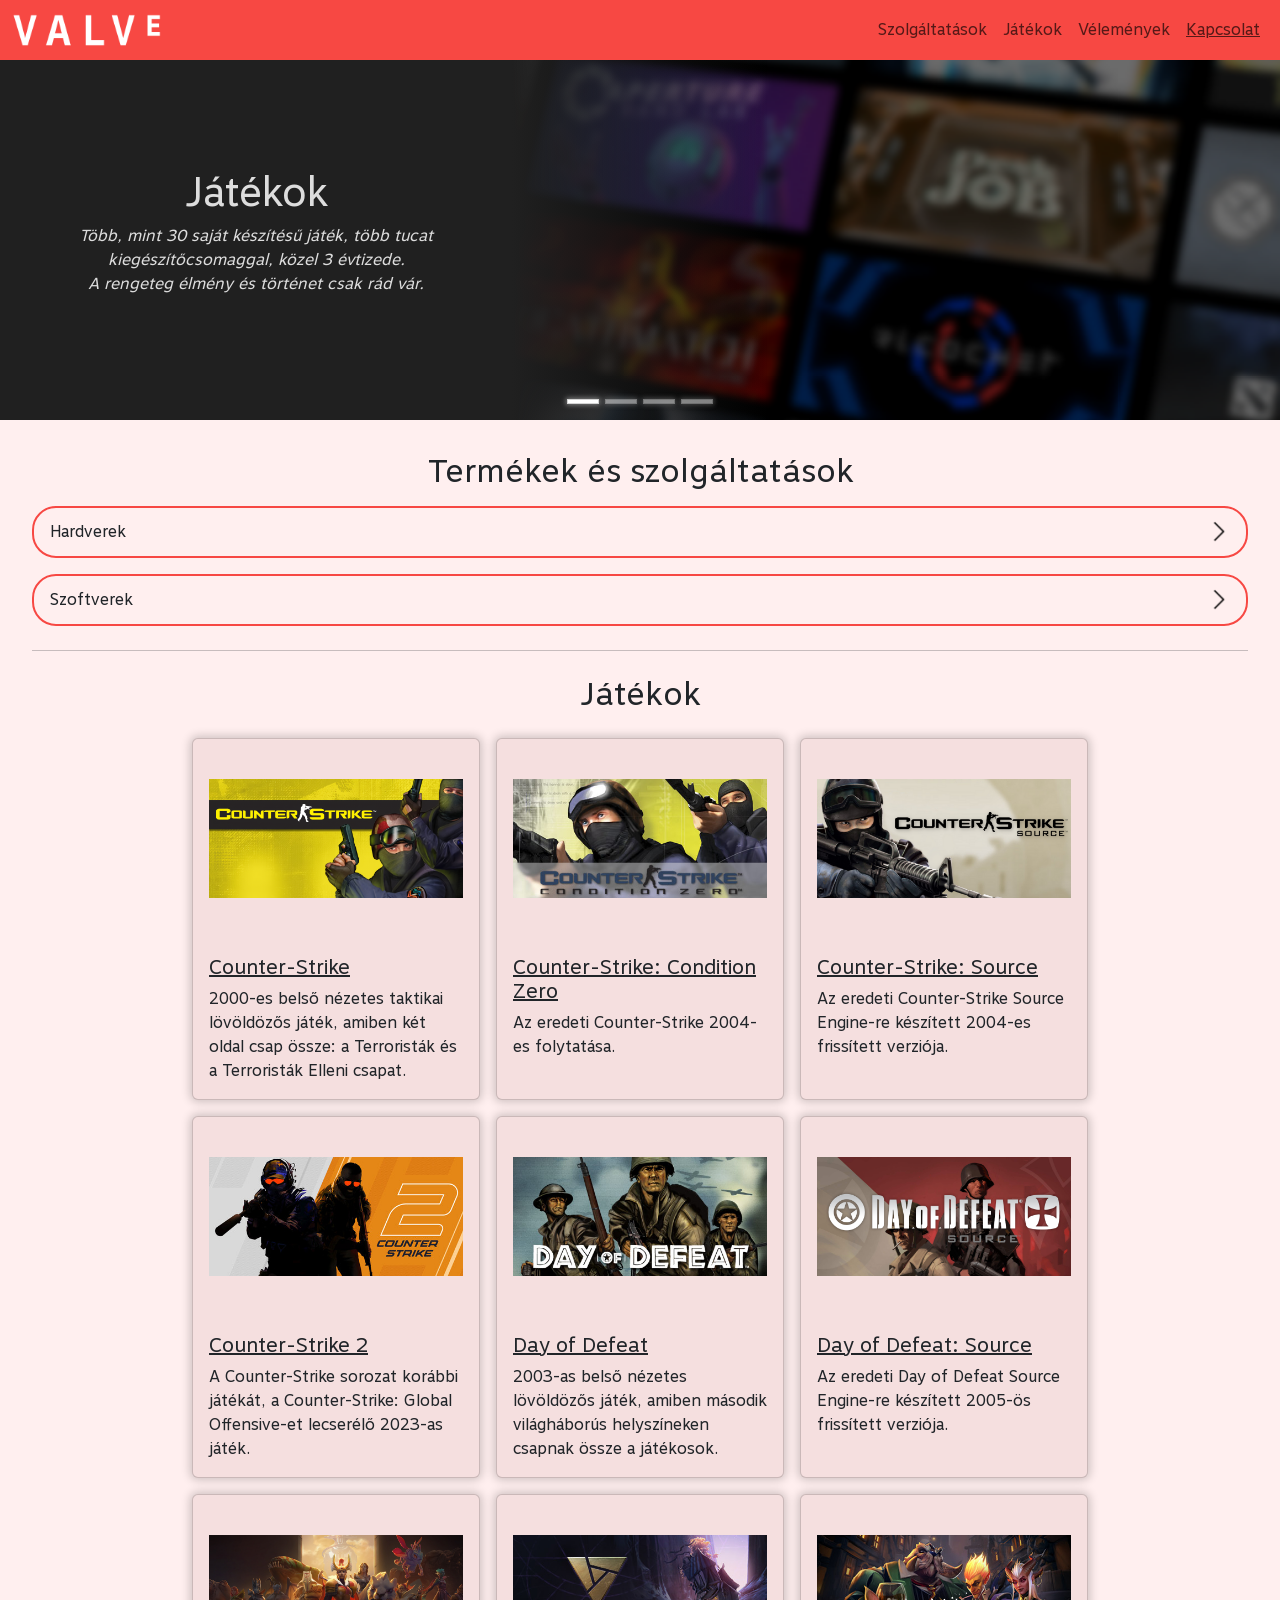
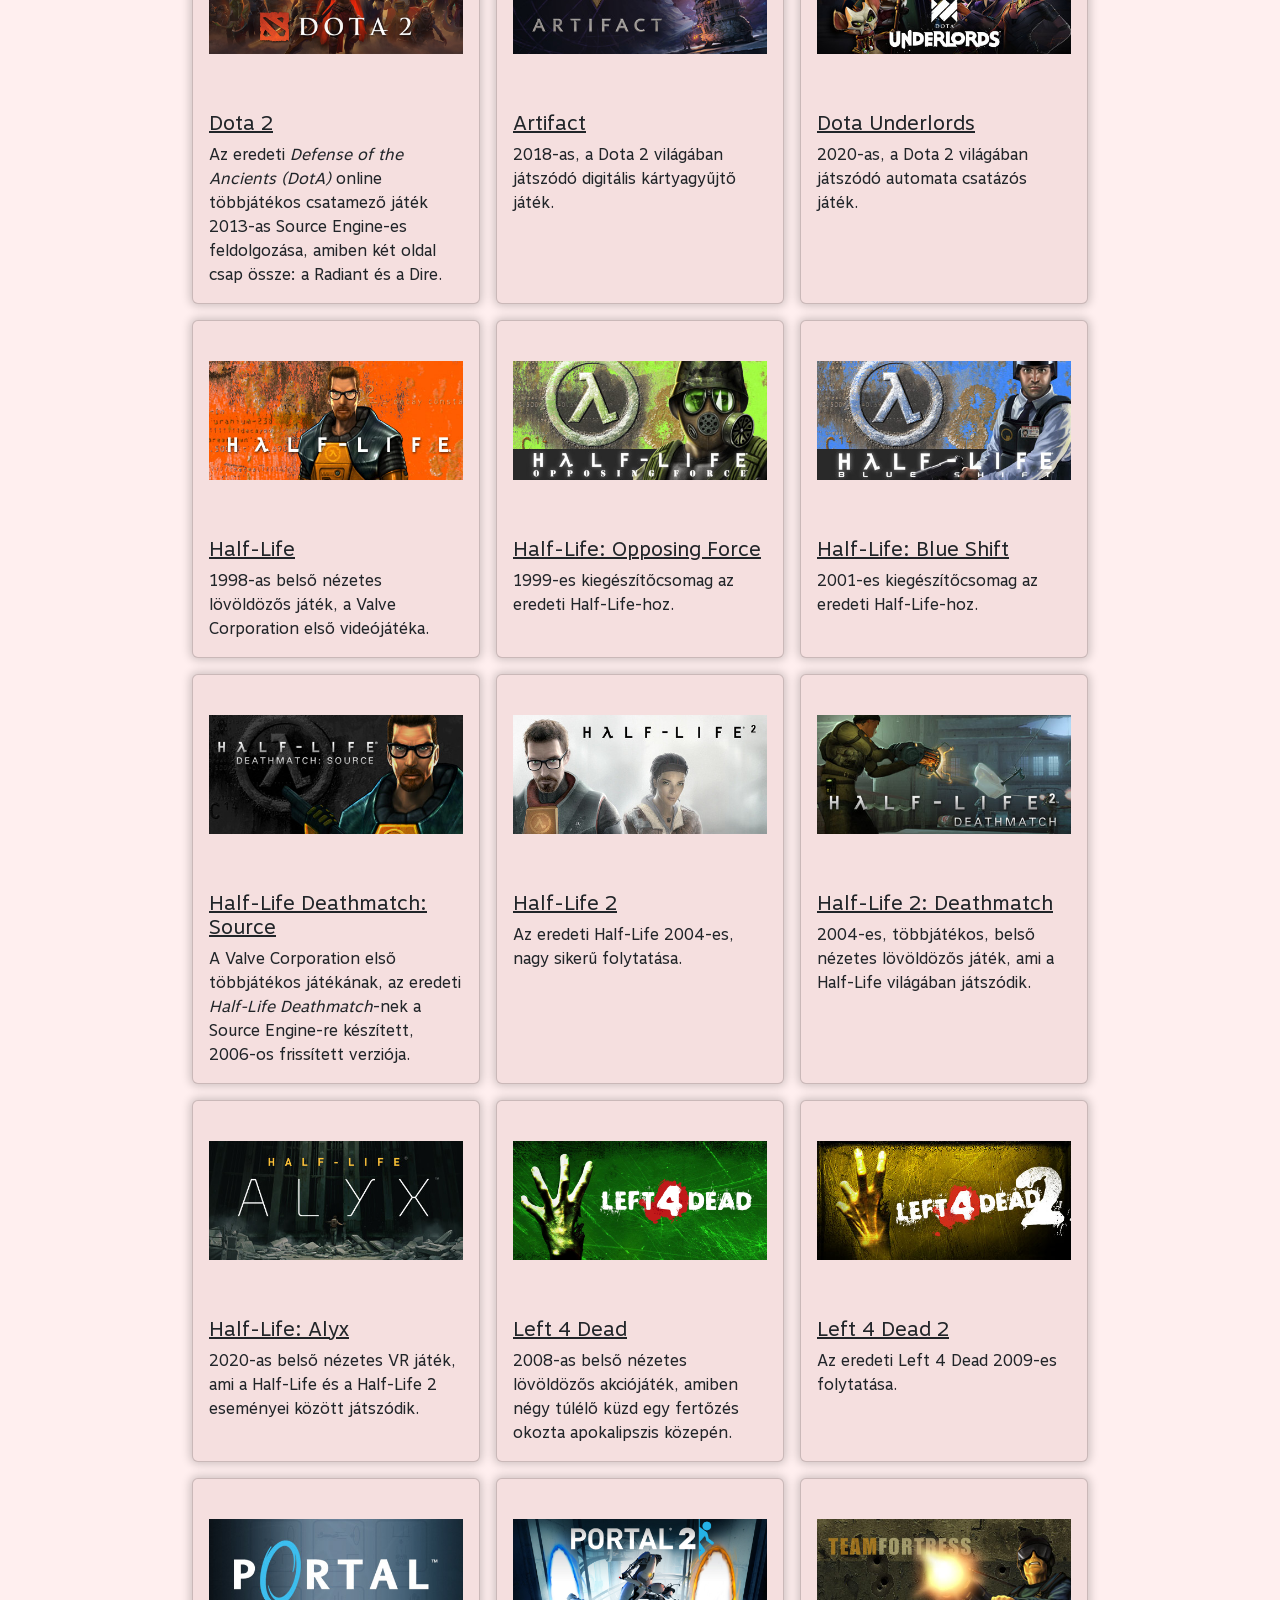
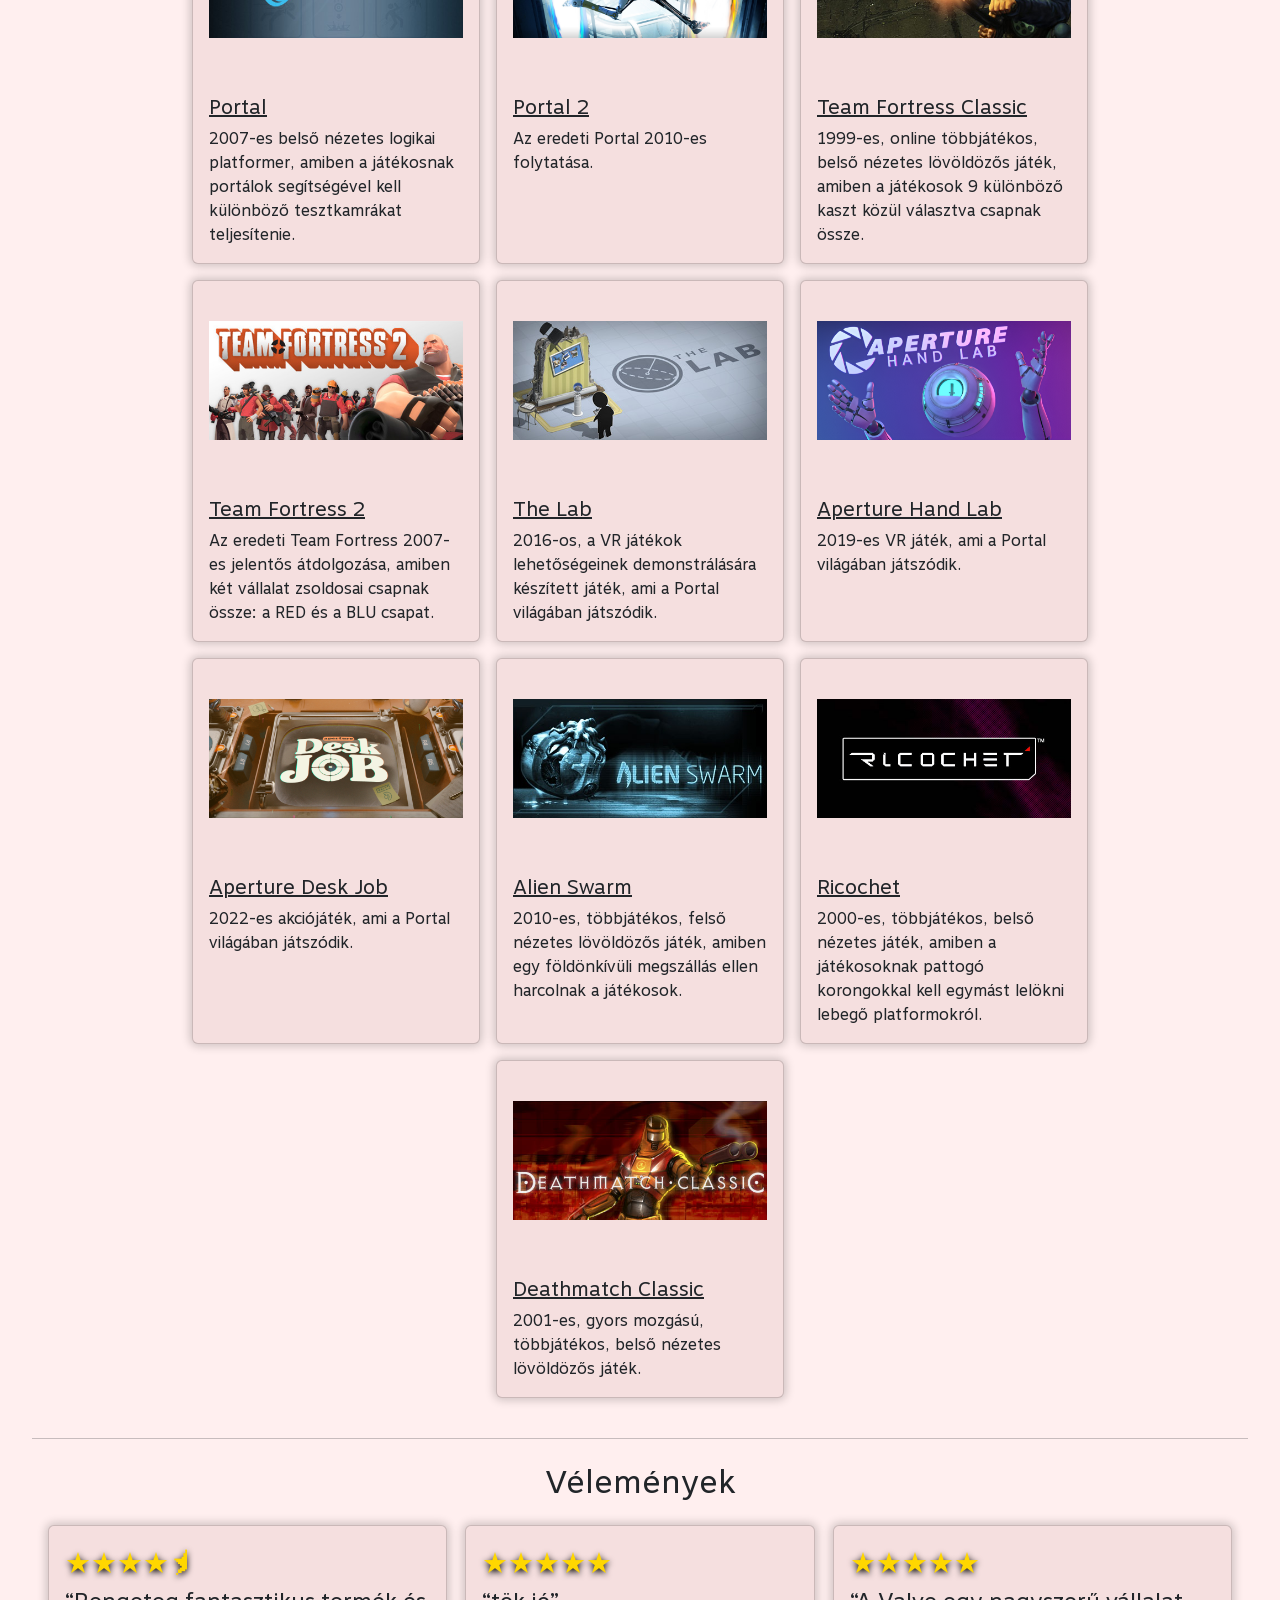
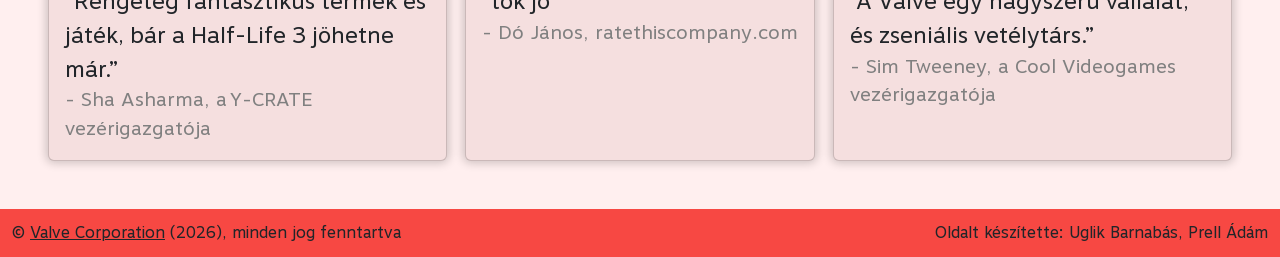
<file: index.html>
<!DOCTYPE html>
<html lang="hu">

<head>
    <meta charset="UTF-8">
    <meta name="viewport" content="width=device-width, initial-scale=1.0">
    <title>Valve</title>
    <link href="https://cdn.jsdelivr.net/npm/bootstrap@5.3.8/dist/css/bootstrap.min.css" rel="stylesheet"
        integrity="sha384-sRIl4kxILFvY47J16cr9ZwB07vP4J8+LH7qKQnuqkuIAvNWLzeN8tE5YBujZqJLB" crossorigin="anonymous">
    <script src="https://cdn.jsdelivr.net/npm/bootstrap@5.3.8/dist/js/bootstrap.bundle.min.js"
        integrity="sha384-FKyoEForCGlyvwx9Hj09JcYn3nv7wiPVlz7YYwJrWVcXK/BmnVDxM+D2scQbITxI"
        crossorigin="anonymous"></script>
    <link rel="stylesheet" href="/style.css">
</head>

<body>
    <!--Navbar-->
    <nav class="navbar navbar-expand-sm">
        <div class="container-fluid">
            <a class="navbar-brand" href="#">
                <img src="/media/logo.png" alt="Valve logó" height="50" id="valve_logo">
            </a>
            <button class="navbar-toggler" type="button" data-bs-toggle="collapse" data-bs-target="#navbarNavAltMarkup"
                aria-controls="navbarNavAltMarkup" aria-expanded="false" aria-label="Toggle navigation">
                <span class="navbar-toggler-icon"></span>
            </button>
            <div class="collapse navbar-collapse justify-content-end" id="navbarNavAltMarkup">
                <div class="navbar-nav">
                    <a href="#szolgaltatasok" class="nav-link"
                        title="Ugrás a szolgáltatások szekcióra">Szolgáltatások</a>
                    <a href="#jatekok" class="nav-link" title="Ugrás a játékok szekcióra">Játékok</a>
                    <a href="#velemenyek" class="nav-link" title="Ugrás a vélemények szekcióra">Vélemények</a>
                    <a href="/kapcsolat" class="nav-link" title="Ugrás a kapcsolat lapra"><u>Kapcsolat</u></a>
                </div>
            </div>
        </div>
    </nav>

    <!--Carousel-->
    <div id="carousel" class="carousel slide" data-bs-ride="true">
        <div class="carousel-indicators">
            <button type="button" data-bs-target="#carousel" data-bs-slide-to="0" class="active" aria-current="true" aria-label="Slide 1"></button>
            <button type="button" data-bs-target="#carousel" data-bs-slide-to="1" aria-label="Slide 2"></button>
            <button type="button" data-bs-target="#carousel" data-bs-slide-to="2" aria-label="Slide 3"></button>
            <button type="button" data-bs-target="#carousel" data-bs-slide-to="3" aria-label="Slide 4"></button>
        </div>
        <div class="carousel-inner">
            <div class="carousel-item active">
                <div class="carousel-container">
                    <div class="carousel-leftside">
                        <h1>Játékok</h1>
                        <p><i>Több, mint 30 saját készítésű játék, több tucat kiegészítőcsomaggal, közel 3 évtizede.<br>A rengeteg élmény és történet csak rád vár.</i></p>
                    </div>
                    <img src="/media/carousel/games.png" class="d-block" id="carousel-img-games" alt="Játékok" style="scale: 200%;">
                </div>
            </div>
            <div class="carousel-item">
                <div class="carousel-container">
                    <div class="carousel-leftside">
                        <h1>Steam</h1>
                        <p><i>A világ legnagyobb PC játékárusító platformja, több, mint százezer játékkal, és az egyik leggyorsabb és leg felhasználóbarátabb támogatással.</i></p>
                    </div>
                    <img src="/media/carousel/steam.avif" class="d-block" alt="Steam">
                </div>
            </div>
            <div class="carousel-item">
                <div class="carousel-container">
                    <div class="carousel-leftside">
                        <h1>Termékek</h1>
                        <p><i>Nem számít, hogy PC, konzol, vagy VR játék érdekel, nálunk minden célra találsz kényelmes, magas minőségű opciókat.</i></p>
                    </div>
                    <img src="/media/carousel/termekek.jpg" class="d-block w-100" alt="Termékek" style="transform: translateX(10%);">
                </div>
            </div>
            <div class="carousel-item">
                <div class="carousel-container">
                    <div class="carousel-leftside">
                        <h1>Vezérigazgatónk</h1>
                        <p><i>A gaming világ egyik legszeretettebb embereként vezérigazgatónk, Gabe Newell híres a felhasználói közösség iránti szeretetéről és törődéséről.</i></p>
                    </div>
                    <img src="/media/carousel/gabe.jpg" class="d-block w-100" alt="Vezérigazgatónk" style="scale: 110%; transform: translateX(5%);">
                </div>
            </div>
        </div>
    </div>

    <main>
        <h2 id="szolgaltatasok" class="section_title">Termékek és szolgáltatások</h2>

        <!--Hardverek-->
        <div id="revealer1" class="revealer" data-bs-toggle="collapse" href="#collapse1" role="button"
            aria-expanded="false" aria-controls="collapse1">
            Hardverek
            <img src="/media/arrow.png" alt="This is an arrow :D">
        </div>
        <div class="collapse" id="collapse1">
            <div class="collapse_custom">
                <div class="card" style="width: 18rem;">
                    <img src="/media/hardver/deck.png" class="card-img-top" alt="Steam Deck" title="Steam Deck">
                    <div class="card-body">
                        <h5 class="card-title"><a href="https://store.steampowered.com/hardware/steamdeck" class="hidden_link" target="_blank">Steam Deck</a></h5>
                        <p class="card-text">Kényelemre és konzolszerű felhasználói élményre tervezett, erős, hordozható játékos‑PC.</p>
                    </div>
                </div>
                <div class="card" style="width: 18rem;">
                    <img src="/media/hardver/frame.png" class="card-img-top" alt="Steam Frame" title="Steam Frame">
                    <div class="card-body">
                        <h5 class="card-title"><a href="https://store.steampowered.com/hardware/steamframe" class="hidden_link" target="_blank">Steam Frame</a></h5>
                        <p class="card-text">Vezeték nélküli, kényelmes, könnyű VR a Steam Könyvtáradhoz.</p>
                    </div>
                </div>
                <div class="card" style="width: 18rem;">
                    <img src="/media/hardver/controller.png" class="card-img-top" alt="Steam Controller"
                        title="Steam Controller">
                    <div class="card-body">
                        <h5 class="card-title"><a href="https://store.steampowered.com/hardware/steamcontroller" class="hidden_link" target="_blank">Steam Controller</a></h5>
                        <p class="card-text">Személyre szabható, bármilyen játékhoz és konzolhoz használható univerzális kontroller.</p>
                    </div>
                </div>
                <div class="card" style="width: 18rem;">
                    <img src="/media/hardver/machine.png" class="card-img-top" alt="Steam Machine"
                        title="Steam Machine">
                    <div class="card-body">
                        <h5 class="card-title"><a href="https://store.steampowered.com/hardware/steammachine" class="hidden_link" target="_blank">Steam Machine</a></h5>
                        <p class="card-text">Nagy teljesítményű PC-s játékélmény egy nagyjából 16 centis kockába csomagolva.</p>
                    </div>
                </div>
            </div>
        </div>

        <!--Szoftverek-->
        <div id="revealer2" class="revealer" data-bs-toggle="collapse" href="#collapse2" role="button"
            aria-expanded="false" aria-controls="collapse2">
            Szoftverek
            <img src="/media/arrow.png" alt="This is an arrow :D">
        </div>
        <div class="collapse" id="collapse2">
            <div class="collapse_custom">
                <div class="card" style="width: 18rem;">
                    <img src="/media/szoftver/steam.webp" class="card-img-top" alt="Steam Logó" title="Steam Logó">
                    <div class="card-body">
                        <h5 class="card-title"><a href="https://store.steampowered.com" class="hidden_link" target="_blank">Steam</a></h5>
                        <p class="card-text">A világ legnagyobb PC játékárusító platformja egy több mint 130 ezer játékból álló választékkal.</p>
                    </div>
                </div>
                <div class="card" style="width: 18rem;">
                    <img src="/media/szoftver/steamos.jpg" class="card-img-top" alt="SteamOS Logó"
                        title="SteamOS Logó">
                    <div class="card-body">
                        <h5 class="card-title"><a href="https://store.steampowered.com/steamos" class="hidden_link" target="_blank">SteamOS</a></h5>
                        <p class="card-text">Játékra optimalizált, Steam játékokkal kompatibilis, Linux alapú operációs rendszer.</p>
                    </div>
                </div>
                <div class="card" style="width: 18rem;">
                    <img src="/media/szoftver/source.svg" class="card-img-top" alt="Source Engine Logó"
                        title="Source Engine Logó">
                    <div class="card-body">
                        <h5 class="card-title">Source Engine</h5>
                        <p class="card-text">Utódjával, a Source 2-vel együtt a legtöbb Valve játék alapjául szolgáló, szabadon használható videójáték-motor.</p>
                    </div>
                </div>
                <div class="card" style="width: 18rem;">
                    <img src="/media/szoftver/filmmaker.jpg" class="card-img-top" alt="Source Filmmaker Logó"
                        title="Source Filmmaker Logó">
                    <div class="card-body">
                        <h5 class="card-title"><a href="https://store.steampowered.com/app/1840/Source_Filmmaker/" class="hidden_link" target="_blank">Source Filmmaker</a></h5>
                        <p class="card-text">A Source Engine játékelemeit és fizikáját felhasználó animációs program.</p>
                    </div>
                </div>
                <div class="card" style="width: 18rem;">
                    <img src="/media/szoftver/proton.jpg" class="card-img-top" alt="Proton Logó" title="Proton Logó">
                    <div class="card-body">
                        <h5 class="card-title"><a href="https://github.com/ValveSoftware/Proton" class="hidden_link" target="_blank">Proton</a></h5>
                        <p class="card-text">Kompatibilitási réteg a Windows alapú játékok Linuxon való futtatásához.</p>
                    </div>
                </div>
            </div>
        </div>

        <hr>

        <!--Játékok-->
        <h2 class="section_title" id="jatekok">Játékok</h2>
        <div class="flexbox">
            <div class="card" style="width: 18rem;">
                <img src="/media/jatekok/counter_strike.png" class="card-img-top" alt="Counter-Strike banner">
                <div class="card-body">
                    <h5 class="card-title"><a href="https://store.steampowered.com/app/10/CounterStrike/" class="hidden_link" target="_blank">Counter-Strike</a></h5>
                    <p class="card-text">2000-es belső nézetes taktikai lövöldözős játék, amiben két oldal csap össze: a Terroristák és a Terroristák Elleni csapat.</p>
                </div>
            </div>
            <div class="card" style="width: 18rem;">
                <img src="/media/jatekok/counter_strike_condition_zero.png" class="card-img-top" alt="Counter-Strike: Condition Zero banner">
                <div class="card-body">
                    <h5 class="card-title"><a href="https://store.steampowered.com/app/80/CounterStrike_Condition_Zero/" class="hidden_link" target="_blank">Counter-Strike: Condition Zero</a></h5>
                    <p class="card-text">Az eredeti Counter-Strike 2004-es folytatása.</p>
                </div>
            </div>
            <div class="card" style="width: 18rem;">
                <img src="/media/jatekok/counter_strike_source.png" class="card-img-top" alt="Counter-Strike: Source banner">
                <div class="card-body">
                    <h5 class="card-title"><a href="https://store.steampowered.com/app/240/CounterStrike_Source/" class="hidden_link" target="_blank">Counter-Strike: Source</a></h5>
                    <p class="card-text">Az eredeti Counter-Strike Source Engine-re készített 2004-es frissített verziója.</p>
                </div>
            </div>
            <div class="card" style="width: 18rem;">
                <img src="/media/jatekok/counter_strike_2.png" class="card-img-top" alt="Counter-Strike 2 banner">
                <div class="card-body">
                    <h5 class="card-title"><a href="https://store.steampowered.com/app/730/CounterStrike_2/" class="hidden_link" target="_blank">Counter-Strike 2</a></h5>
                    <p class="card-text">A Counter-Strike sorozat korábbi játékát, a Counter-Strike: Global Offensive-et lecserélő 2023-as játék.</p>
                </div>
            </div>
            <div class="card" style="width: 18rem;">
                <img src="/media/jatekok/day_of_defeat.png" class="card-img-top" alt="Day of Defeat banner">
                <div class="card-body">
                    <h5 class="card-title"><a href="https://store.steampowered.com/app/30/Day_of_Defeat/" class="hidden_link" target="_blank">Day of Defeat</a></h5>
                    <p class="card-text">2003-as belső nézetes lövöldözős játék, amiben második világháborús helyszíneken csapnak össze a játékosok.</p>
                </div>
            </div>
            <div class="card" style="width: 18rem;">
                <img src="/media/jatekok/day_of_defeat_source.png" class="card-img-top" alt="Day of Defeat: Source banner">
                <div class="card-body">
                    <h5 class="card-title"><a href="https://store.steampowered.com/app/300/Day_of_Defeat_Source/" class="hidden_link" target="_blank">Day of Defeat: Source</a></h5>
                    <p class="card-text">Az eredeti Day of Defeat Source Engine-re készített 2005-ös frissített verziója.</p>
                </div>
            </div>
            <div class="card" style="width: 18rem;">
                <img src="/media/jatekok/dota_2.png" class="card-img-top" alt="Dota 2 banner">
                <div class="card-body">
                    <h5 class="card-title"><a href="https://store.steampowered.com/app/570/Dota_2/" class="hidden_link" target="_blank">Dota 2</a></h5>
                    <p class="card-text">Az eredeti <i>Defense of the Ancients (DotA)</i> online többjátékos csatamező játék 2013-as Source Engine-es feldolgozása, amiben két oldal csap össze: a Radiant és a Dire.</p>
                </div>
            </div>
            <div class="card" style="width: 18rem;">
                <img src="/media/jatekok/artifact.jpg" class="card-img-top" alt="Artifact banner">
                <div class="card-body">
                    <h5 class="card-title"><a href="https://store.steampowered.com/app/583950/Artifact/" class="hidden_link" target="_blank">Artifact</a></h5>
                    <p class="card-text">2018-as, a Dota 2 világában játszódó digitális kártyagyűjtő játék.</p>
                </div>
            </div>
            <div class="card" style="width: 18rem;">
                <img src="/media/jatekok/dota_underlords.jpg" class="card-img-top" alt="Dota Underlords banner">
                <div class="card-body">
                    <h5 class="card-title"><a href="https://store.steampowered.com/app/1046930/Dota_Underlords/" class="hidden_link" target="_blank">Dota Underlords</a></h5>
                    <p class="card-text">2020-as, a Dota 2 világában játszódó automata csatázós játék.</p>
                </div>
            </div>
            <div class="card" style="width: 18rem;">
                <img src="/media/jatekok/half_life.png" class="card-img-top" alt="Half-Life banner">
                <div class="card-body">
                    <h5 class="card-title"><a href="https://store.steampowered.com/app/70/HalfLife/" class="hidden_link" target="_blank">Half-Life</a></h5>
                    <p class="card-text">1998-as belső nézetes lövöldözős játék, a Valve Corporation első videójátéka.</p>
                </div>
            </div>
            <div class="card" style="width: 18rem;">
                <img src="/media/jatekok/half_life_opposing_force.png" class="card-img-top" alt="Half-Life: Opposing Force banner">
                <div class="card-body">
                    <h5 class="card-title"><a href="https://store.steampowered.com/app/50/HalfLife_Opposing_Force/" class="hidden_link" target="_blank">Half-Life: Opposing Force</a></h5>
                    <p class="card-text">1999-es kiegészítőcsomag az eredeti Half-Life-hoz.</p>
                </div>
            </div>
            <div class="card" style="width: 18rem;">
                <img src="/media/jatekok/half_life_blue_shift.png" class="card-img-top" alt="Half-Life: Blue Shift banner">
                <div class="card-body">
                    <h5 class="card-title"><a href="https://store.steampowered.com/app/130/HalfLife_Blue_Shift/" class="hidden_link" target="_blank">Half-Life: Blue Shift</a></h5>
                    <p class="card-text">2001-es kiegészítőcsomag az eredeti Half-Life-hoz.</p>
                </div>
            </div>
            <div class="card" style="width: 18rem;">
                <img src="/media/jatekok/half_life_deathmatch_source.png" class="card-img-top" alt="Half-Life Deathmatch: Source banner">
                <div class="card-body">
                    <h5 class="card-title"><a href="https://store.steampowered.com/app/360/HalfLife_Deathmatch_Source/" class="hidden_link" target="_blank">Half-Life Deathmatch: Source</a></h5>
                    <p class="card-text">A Valve Corporation első többjátékos játékának, az eredeti <i>Half-Life Deathmatch</i>-nek a Source Engine-re készített, 2006-os frissített verziója.</p>
                </div>
            </div>
            <div class="card" style="width: 18rem;">
                <img src="/media/jatekok/half_life_2.jpg" class="card-img-top" alt="Half-Life 2 banner">
                <div class="card-body">
                    <h5 class="card-title"><a href="https://store.steampowered.com/app/220/HalfLife_2/" class="hidden_link" target="_blank">Half-Life 2</a></h5>
                    <p class="card-text">Az eredeti Half-Life 2004-es, nagy sikerű folytatása.</p>
                </div>
            </div>
            <div class="card" style="width: 18rem;">
                <img src="/media/jatekok/half_life_2_deathmatch.png" class="card-img-top" alt="Half-Life 2: Deathmatch banner">
                <div class="card-body">
                    <h5 class="card-title"><a href="https://store.steampowered.com/app/320/HalfLife_2_Deathmatch/" class="hidden_link" target="_blank">Half-Life 2: Deathmatch</a></h5>
                    <p class="card-text">2004-es, többjátékos, belső nézetes lövöldözős játék, ami a Half-Life világában játszódik.</p>
                </div>
            </div>
            <div class="card" style="width: 18rem;">
                <img src="/media/jatekok/half_life_alyx.jpg" class="card-img-top" alt="Half-Life: Alyx banner">
                <div class="card-body">
                    <h5 class="card-title"><a href="https://store.steampowered.com/app/546560/HalfLife_Alyx/" class="hidden_link" target="_blank">Half-Life: Alyx</a></h5>
                    <p class="card-text">2020-as belső nézetes VR játék, ami a Half-Life és a Half-Life 2 eseményei között játszódik.</p>
                </div>
            </div>
            <div class="card" style="width: 18rem;">
                <img src="/media/jatekok/left_4_dead.png" class="card-img-top" alt="Left 4 Dead banner">
                <div class="card-body">
                    <h5 class="card-title"><a href="https://store.steampowered.com/app/500/Left_4_Dead/" class="hidden_link" target="_blank">Left 4 Dead</a></h5>
                    <p class="card-text">2008-as belső nézetes lövöldözős akciójáték, amiben négy túlélő küzd egy fertőzés okozta apokalipszis közepén.</p>
                </div>
            </div>
            <div class="card" style="width: 18rem;">
                <img src="/media/jatekok/left_4_dead_2.png" class="card-img-top" alt="Left 4 Dead 2 banner">
                <div class="card-body">
                    <h5 class="card-title"><a href="https://store.steampowered.com/app/550/Left_4_Dead_2/" class="hidden_link" target="_blank">Left 4 Dead 2</a></h5>
                    <p class="card-text">Az eredeti Left 4 Dead 2009-es folytatása.</p>
                </div>
            </div>
            <div class="card" style="width: 18rem;">
                <img src="/media/jatekok/portal.png" class="card-img-top" alt="Portal banner">
                <div class="card-body">
                    <h5 class="card-title"><a href="https://store.steampowered.com/app/400/Portal/" class="hidden_link" target="_blank">Portal</a></h5>
                    <p class="card-text">2007-es belső nézetes logikai platformer, amiben a játékosnak portálok segítségével kell különböző tesztkamrákat teljesítenie.</p>
                </div>
            </div>
            <div class="card" style="width: 18rem;">
                <img src="/media/jatekok/portal_2.png" class="card-img-top" alt="Portal 2 banner">
                <div class="card-body">
                    <h5 class="card-title"><a href="https://store.steampowered.com/app/620/Portal_2/" class="hidden_link" target="_blank">Portal 2</a></h5>
                    <p class="card-text">Az eredeti Portal 2010-es folytatása.</p>
                </div>
            </div>
            <div class="card" style="width: 18rem;">
                <img src="/media/jatekok/team_fortress_classic.png" class="card-img-top" alt="Team Fortress Classic banner">
                <div class="card-body">
                    <h5 class="card-title"><a href="https://store.steampowered.com/app/20/Team_Fortress_Classic/" class="hidden_link" target="_blank">Team Fortress Classic</a></h5>
                    <p class="card-text">1999-es, online többjátékos, belső nézetes lövöldözős játék, amiben a játékosok 9 különböző kaszt közül választva csapnak össze.</p>
                </div>
            </div>
            <div class="card" style="width: 18rem;">
                <img src="/media/jatekok/team_fortress_2.png" class="card-img-top" alt="Team Fortress 2 banner">
                <div class="card-body">
                    <h5 class="card-title"><a href="https://store.steampowered.com/app/440/Team_Fortress_2/" class="hidden_link" target="_blank">Team Fortress 2</a></h5>
                    <p class="card-text">Az eredeti Team Fortress 2007-es jelentős átdolgozása, amiben két vállalat zsoldosai csapnak össze: a RED és a BLU csapat.</p>
                </div>
            </div>
            <div class="card" style="width: 18rem;">
                <img src="/media/jatekok/the_lab.png" class="card-img-top" alt="The Lab banner">
                <div class="card-body">
                    <h5 class="card-title"><a href="https://store.steampowered.com/app/450390/The_Lab/" class="hidden_link" target="_blank">The Lab</a></h5>
                    <p class="card-text">2016-os, a VR játékok lehetőségeinek demonstrálására készített játék, ami a Portal világában játszódik.</p>
                </div>
            </div>
            <div class="card" style="width: 18rem;">
                <img src="/media/jatekok/aperture_hand_lab.png" class="card-img-top" alt="Aperture Hand Lab banner">
                <div class="card-body">
                    <h5 class="card-title"><a href="https://store.steampowered.com/app/868020/Aperture_Hand_Lab/" class="hidden_link" target="_blank">Aperture Hand Lab</a></h5>
                    <p class="card-text">2019-es VR játék, ami a Portal világában játszódik.</p>
                </div>
            </div>
            <div class="card" style="width: 18rem;">
                <img src="/media/jatekok/aperture_desk_job.png" class="card-img-top" alt="Aperture Desk Job banner">
                <div class="card-body">
                    <h5 class="card-title"><a href="https://store.steampowered.com/app/1902490/Aperture_Desk_Job/" class="hidden_link" target="_blank">Aperture Desk Job</a></h5>
                    <p class="card-text">2022-es akciójáték, ami a Portal világában játszódik.</p>
                </div>
            </div>
            <div class="card" style="width: 18rem;">
                <img src="/media/jatekok/alien_swarm.png" class="card-img-top" alt="Alien Swarm banner">
                <div class="card-body">
                    <h5 class="card-title"><a href="https://store.steampowered.com/app/630/Alien_Swarm/" class="hidden_link" target="_blank">Alien Swarm</a></h5>
                    <p class="card-text">2010-es, többjátékos, felső nézetes lövöldözős játék, amiben egy földönkívüli megszállás ellen harcolnak a játékosok.</p>
                </div>
            </div>
            <div class="card" style="width: 18rem;">
                <img src="/media/jatekok/ricochet.png" class="card-img-top" alt="Ricochet banner">
                <div class="card-body">
                    <h5 class="card-title"><a href="https://store.steampowered.com/app/60/Ricochet/" class="hidden_link" target="_blank">Ricochet</a></h5>
                    <p class="card-text">2000-es, többjátékos, belső nézetes játék, amiben a játékosoknak pattogó korongokkal kell egymást lelökni lebegő platformokról.</p>
                </div>
            </div>
            <div class="card" style="width: 18rem;">
                <img src="/media/jatekok/deathmatch_classic.png" class="card-img-top" alt="Deathmatch Classic banner">
                <div class="card-body">
                    <h5 class="card-title"><a href="https://store.steampowered.com/app/40/Deathmatch_Classic/" class="hidden_link" target="_blank">Deathmatch Classic</a></h5>
                    <p class="card-text">2001-es, gyors mozgású, többjátékos, belső nézetes lövöldözős játék.</p>
                </div>
            </div>
        </div>
        
        <hr>
        
        <!--Vélemények-->
        <h2 id="velemenyek" class="section_title">Vélemények</h2>
        <div class="velemenyekgrid">
            <div class="card">
                <div class="card-body">
                    <span class="stars rating">★★★★⯨</span>
                    <p class="review_text">“Rengeteg fantasztikus termék és játék, bár a Half-Life 3 jöhetne már.”</p>
                    <p class="review_author">- Sha Asharma, a Y-CRATE vezérigazgatója</p>
                </div>
            </div>
            <div class="card">
                <div class="card-body">
                    <span class="stars rating">★★★★★</span>
                    <p class="review_text">“tök jó”</p>
                    <p class="review_author">- Dó János, ratethiscompany.com</p>
                </div>
            </div>
            <div class="card">
                <div class="card-body">
                    <span class="stars rating">★★★★★</span>
                    <p class="review_text">“A Valve egy nagyszerű vállalat, és zseniális vetélytárs.”</p>
                    <p class="review_author">- Sim Tweeney, a Cool Videogames vezérigazgatója</p>
                </div>
            </div>
        </div>
    </main>
    <footer>
        <p>© <a href="https://www.valvesoftware.com/" class="hidden_link" target="_blank">Valve Corporation</a> (2026),
            minden jog fenntartva</p>
        <p>Oldalt készítette: Uglik Barnabás, Prell Ádám</p>
    </footer>
</body>

</html>
</file>
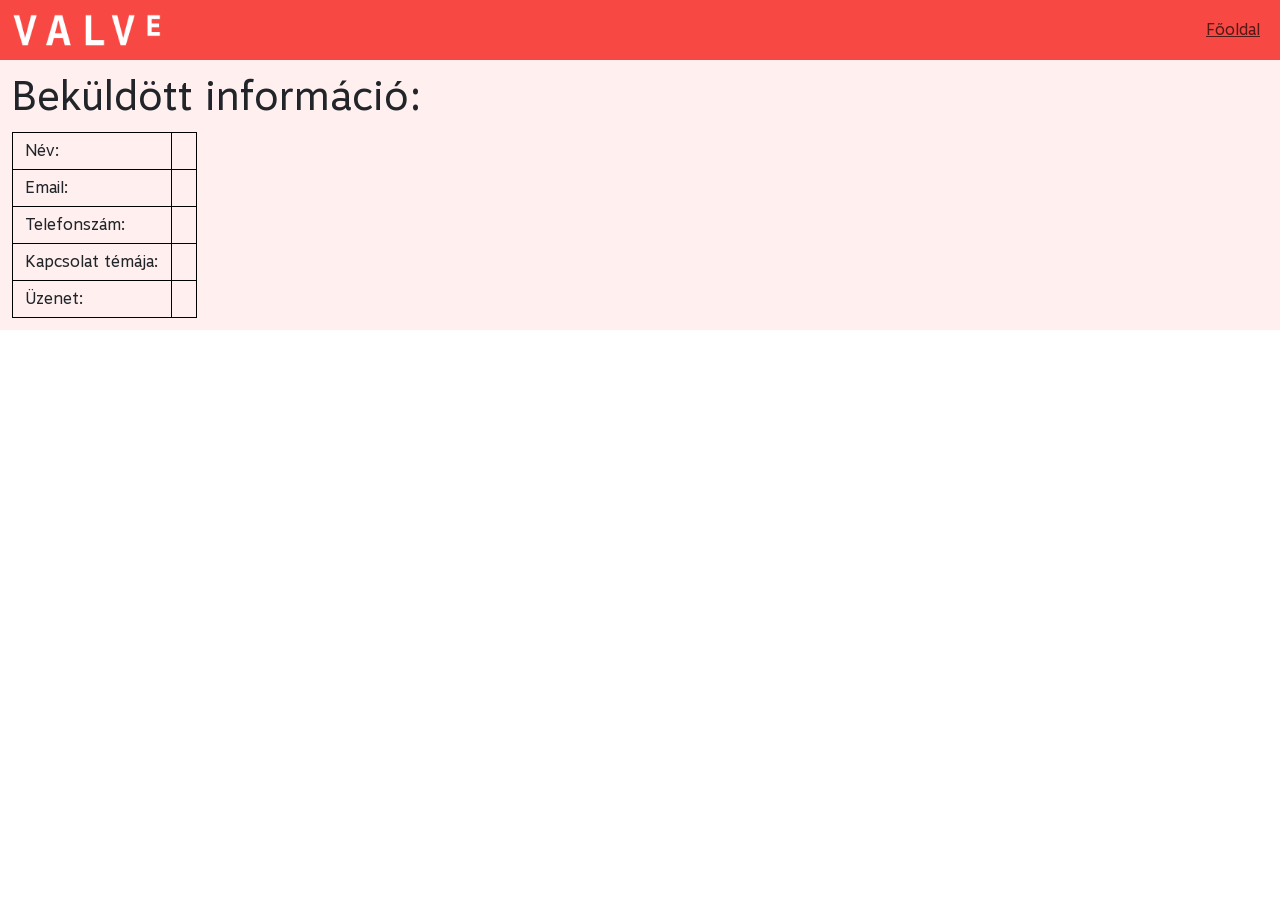
<file: bekuldott/index.html>
<!DOCTYPE html>
<html lang="en">
<head>
    <meta charset="UTF-8">
    <meta name="viewport" content="width=device-width, initial-scale=1.0">
    <title>Valve - Beküldött kérés</title>
    <link href="https://cdn.jsdelivr.net/npm/bootstrap@5.3.8/dist/css/bootstrap.min.css" rel="stylesheet"
        integrity="sha384-sRIl4kxILFvY47J16cr9ZwB07vP4J8+LH7qKQnuqkuIAvNWLzeN8tE5YBujZqJLB" crossorigin="anonymous">
    <script src="https://cdn.jsdelivr.net/npm/bootstrap@5.3.8/dist/js/bootstrap.bundle.min.js"
        integrity="sha384-FKyoEForCGlyvwx9Hj09JcYn3nv7wiPVlz7YYwJrWVcXK/BmnVDxM+D2scQbITxI"
        crossorigin="anonymous"></script>
    <link rel="stylesheet" href="/style.css">
    <link rel="stylesheet" href="/bekuldott/style.css">
    <script src="/bekuldott/index.js" defer></script>
</head>
<body>
    <!--Navbar-->
    <nav class="navbar navbar-expand-sm">
        <div class="container-fluid">
            <a class="navbar-brand" href="#">
                <img src="/media/logo.png" alt="Valve logó" height="50" id="valve_logo">
            </a>
            <button class="navbar-toggler" type="button" data-bs-toggle="collapse" data-bs-target="#navbarNavAltMarkup"
                aria-controls="navbarNavAltMarkup" aria-expanded="false" aria-label="Toggle navigation">
                <span class="navbar-toggler-icon"></span>
            </button>
            <div class="collapse navbar-collapse justify-content-end" id="navbarNavAltMarkup">
                <div class="navbar-nav">
                    <a href="/" class="nav-link" title="Ugrás a főoldalra"><u>Főoldal</u></a>
                </div>
            </div>
        </div>
    </nav>
    <main>
        <h1>Beküldött információ:</h1>
        <div id="grid">
            <p>Név:</p>
            <p class="data" id="nev"></p>
            <p>Email:</p>
            <p class="data" id="email"></p>
            <p>Telefonszám:</p>
            <p class="data" id="telefonszam"></p>
            <p>Kapcsolat témája:</p>
            <p class="data" id="opcio"></p>
            <p>Üzenet:</p>
            <p class="data" id="uzenet"></p>
        </div>
    </main>
</body>
</html>
</file>
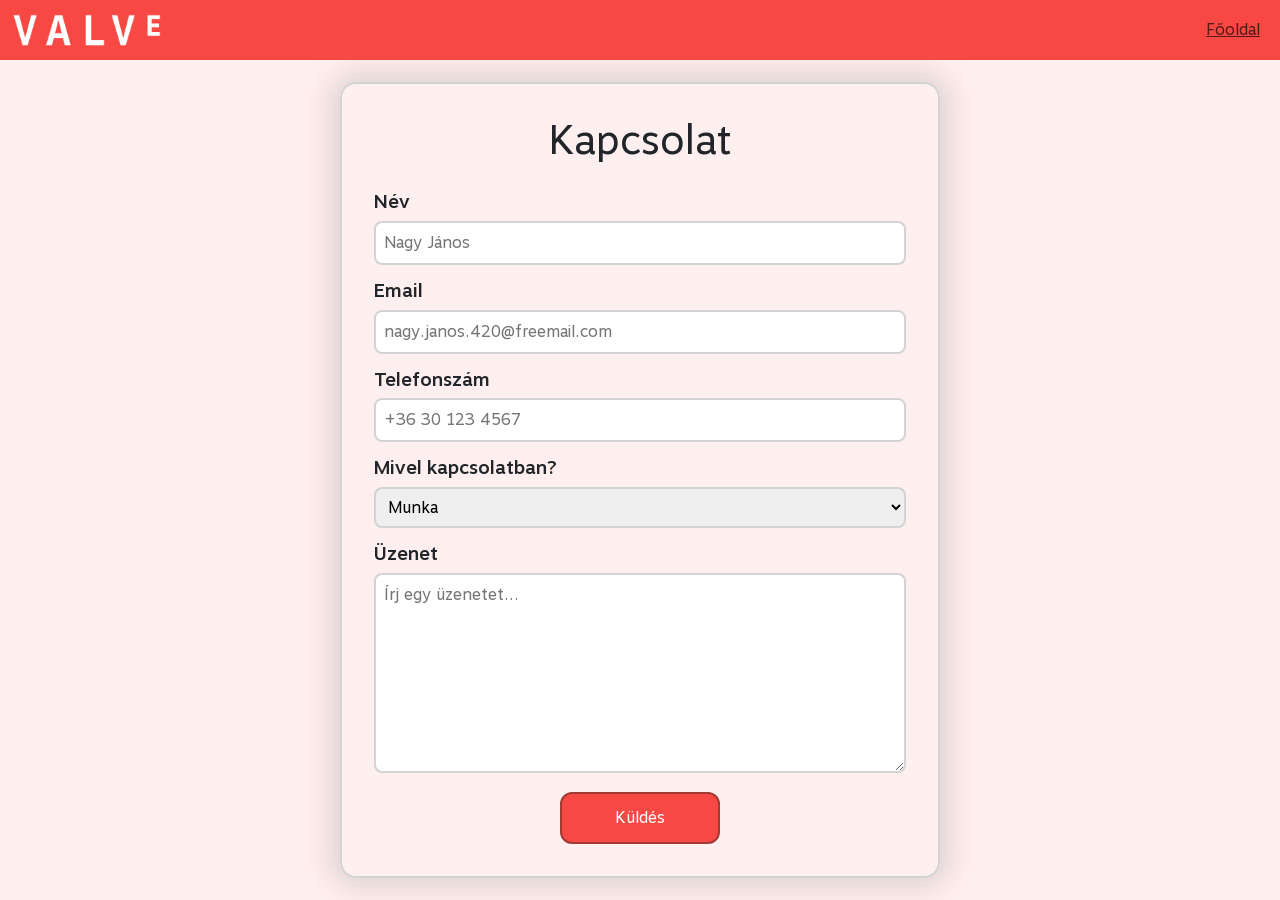
<file: kapcsolat/index.html>
<!DOCTYPE html>
<html lang="hu">
<head>
    <meta charset="UTF-8">
    <meta name="viewport" content="width=device-width, initial-scale=1.0">
    <title>Portfolio - Form</title>
    <link href="https://cdn.jsdelivr.net/npm/bootstrap@5.3.8/dist/css/bootstrap.min.css" rel="stylesheet"
        integrity="sha384-sRIl4kxILFvY47J16cr9ZwB07vP4J8+LH7qKQnuqkuIAvNWLzeN8tE5YBujZqJLB" crossorigin="anonymous">
    <script src="https://cdn.jsdelivr.net/npm/bootstrap@5.3.8/dist/js/bootstrap.bundle.min.js"
        integrity="sha384-FKyoEForCGlyvwx9Hj09JcYn3nv7wiPVlz7YYwJrWVcXK/BmnVDxM+D2scQbITxI"
        crossorigin="anonymous"></script>
    <link rel="stylesheet" href="/style.css">
    <link rel="stylesheet" href="/kapcsolat/style.css">
    <script defer src="/kapcsolat/index.js"></script>
</head>
<body>
    <!--Navbar-->
    <nav class="navbar navbar-expand-sm">
        <div class="container-fluid">
            <a class="navbar-brand" href="#">
                <img src="/media/logo.png" alt="Valve logó" height="50" id="valve_logo">
            </a>
            <button class="navbar-toggler" type="button" data-bs-toggle="collapse" data-bs-target="#navbarNavAltMarkup"
                aria-controls="navbarNavAltMarkup" aria-expanded="false" aria-label="Toggle navigation">
                <span class="navbar-toggler-icon"></span>
            </button>
            <div class="collapse navbar-collapse justify-content-end" id="navbarNavAltMarkup">
                <div class="navbar-nav">
                    <a href="/" class="nav-link" title="Ugrás a főoldalra"><u>Főoldal</u></a>
                </div>
            </div>
        </div>
    </nav>

    <main>
        <form id="form" method="get" action="/bekuldott/">
            <h1>Kapcsolat</h1>
            <label for="nev">Név</label><br>
            <input type="text" name="nev" id="nev" placeholder="Nagy János" required><br>
            <label for="email">Email</label><br>
            <input type="email" name="email" id="email" placeholder="nagy.janos.420@freemail.com" required><br>
            <label for="telefonszam">Telefonszám</label><br>
            <input type="tel" name="telefonszam" id="telefonszam" placeholder="+36 30 123 4567" required><br>
            <label for="opcio">Mivel kapcsolatban?</label><br>
            <select name="opcio" id="opcio" required>
                <option value="munka">Munka</option>
                <option value="problema">Probléma bejelentés</option>
                <option value="egyeb">Egyéb</option>
            </select><br>
            <label for="uzenet">Üzenet</label><br>
            <textarea name="uzenet" id="uzenet" placeholder="Írj egy üzenetet..." required></textarea><br>
            <p id="hiba" style="display: none;"></p>
            <div class="center">
                <button id="submit" type="button">Küldés</button>
            </div>
        </form>
    </main>
    </body>
    </html>
</file>
<file: style.css>
@import url('https://fonts.googleapis.com/css2?family=Mona+Sans:ital,wght@0,200..900;1,200..900&display=swap');

@font-face {
    font-family: motiva_regular;
    src: url(./font/MotivaSansRegular.woff.ttf);
}

@font-face {
    font-family: motiva_medium;
    src: url(./font/MotivaSansMedium.woff.ttf);
}

* {
    margin: 0; padding: 0;
    box-sizing: border-box;
    font-family: motiva_regular;
}

.navbar {
    background: #f74843;
    padding: 0;
}

.navbar > div {
    padding-left: 0;
}

#carousel,
.carousel-item,
.carousel-item > img
{
    height: 40vh;
    object-fit: cover;
}

#valve_logo{
    background-color: white;
}

main {
    padding: 32px;
    background-color: #FFEFEF;
    height: calc(100% - 60px);
}

.card {
    background-color: #F5DFDF;
}

.revealer {
    display: flex;
    width: 100%;
    border: 2px solid #f74843;
    padding: 12px 16px;
    border-radius: 24px;
    transition: border-radius .1s;
    justify-content: space-between;
}

.revealer[aria-expanded="false"] {
    transition-delay: .3s;
}

.revealer[aria-expanded="true"], .revealer:has(+ .collapsing) {
    border-bottom: none;
}

.collapse_custom {
    display: flex;
    flex-direction: row;
    border: 2px solid #f74843;
    border-top: none;
    gap: 16px;
    flex-wrap: wrap;
    padding: 16px;
    justify-content: center;
    border-radius: 0 0 24px 24px;
}

main > .revealer:not(:first-child) {
    margin-top: 16px;
}

.card {
    box-shadow: 0px 0px 10px 2px #0003;
}

.card-img-top {
    padding: 16px;
    height: 200px;
    object-fit: contain;
}

.revealer img {
    transition: transform 0.3s ease;
    height: 24px;
}

.revealer[aria-expanded="true"] img {
    transform: rotate(90deg);
    transition: transform 0.3s ease;
}

.revealer[aria-expanded="true"] {
    border-radius: 24px 24px 0 0;
}

.section_title {
    text-align: center;
}

.flexbox {
    display: flex;
    flex-direction: row;
    gap: 16px;
    flex-wrap: wrap;
    padding: 16px;
    justify-content: center;
}

hr {
    margin: 24px 0;
}

footer {
    background-color: #f74843;
    padding: 12px;
    display: flex;
    flex-direction: row;
    justify-content: space-between;
    flex-wrap: wrap;
}

footer > p {
    margin-bottom: 0 !important;
}

.hidden_link {
    color: #212529;
}

.stars {
    text-shadow: 0 0 1px black;
}

.rating {
    font-size: 1.8em;
    color: gold;
    text-shadow: 0px 2px 6px #000000ff;
}

.velemenyekgrid {
    display: grid;
    grid-template-columns: auto auto auto;
    gap: 18px;
    padding: 16px;
}

.review_flexbox {
    display: flex;
    flex-direction: row;
    gap: 16px;
    flex-wrap: wrap;
    padding: 16px;
    justify-content: space-between;
}

.review_text {
    font-size: 1.4em;
    margin-bottom: 0;
}

.review_author {
    font-size: 1.2em;
    margin-top: 0;
    margin-bottom: 0;
    color: gray;
}

@media only screen and (max-width: 700px) {
    .velemenyekgrid {
        grid-template-columns: auto;
    }
}

.carousel-container {
    display: flex;
    align-self: center;
    height: 100%;
    align-items: center;
    background: linear-gradient(to right, #202020 40%, transparent 60%);
}

.carousel-leftside {
    display: flex;
    width: 40%;
    height: 100%;
    flex-direction: column;
    justify-content: center;
    padding: 16px;
}

.carousel-container h1,
.carousel-container p {
    overflow-wrap: break-word;
    text-align: center;
    width: 100%;
    color: #DDDDDD;
}

.carousel-container img {
    width: 60%;
    padding: 16px;
    height: 100%;
    scale: 110%;
    z-index: -1;
    object-fit: cover;
}

.carousel-indicators button {
    border: 0.1px solid lightgray !important;
    box-shadow: 0 0 5px 1px gray;
}

.velemenyekgrid .card {
    min-width: 33%;
}
</file>
<file: bekuldott/style.css>
main {
    padding: 12px;
}

h1 {
    margin-bottom: 12px;
}

P {
    text-wrap: nowrap;
}

#grid {
    display: grid;
    grid-template-columns: min-content min-content;
}

#grid p {
    padding: 6px 12px;
    margin-bottom: 0;
}

#grid p {
    border: 1px solid black;
}

#grid p:nth-child(2n-1) {
    border-right: none;
}

#grid p:not(:nth-last-child(-n + 2)) {
    border-bottom: none;
}
</file>
<file: kapcsolat/style.css>
html, body { height: 100%; }

main {
    display: flex;
    flex-direction: column;
    justify-content: center;
    align-items: center;
    gap: 16px;
}

form {
    width: min(600px, 80%);
    border: 2px solid lightgray;
    box-shadow: 0 0 32px 10px #00000020;
    padding: 32px;
    border-radius: 16px;
}

h1 {
    margin-bottom: 24px;
    width: 100%;
    text-align: center;
}

form input, form select, form textarea {
    margin-bottom: 12px;
    margin-top: 4px;
    padding: 8px;
    border-radius: 8px;
    border: 2px solid lightgray;
    width: 100%;
}

textarea {
    resize: vertical;
    height: 200px;
    min-height: 100px;
    max-height: 400px;
}

form label {
    font-family: motiva_medium;
    font-size: 1.2rem;
}

form button {
    padding: 12px 4px;
    border-radius: 12px;
    background-color: #f74843;
    border: 2px solid #a33a36;
    width: 160px;
    transition: background-color .15s;
    color: white;
}

form button:hover {
    background-color: #fc8682;
}

form button:active {
    background-color: #a33a36;
}

form input:focus,
form select:focus,
form textarea:focus,
form button:focus {
    border: 2px solid #f74843;
    outline: none;
}

.center {
    width: 100%;
    display: flex;
    justify-content: center;
}
</file>
